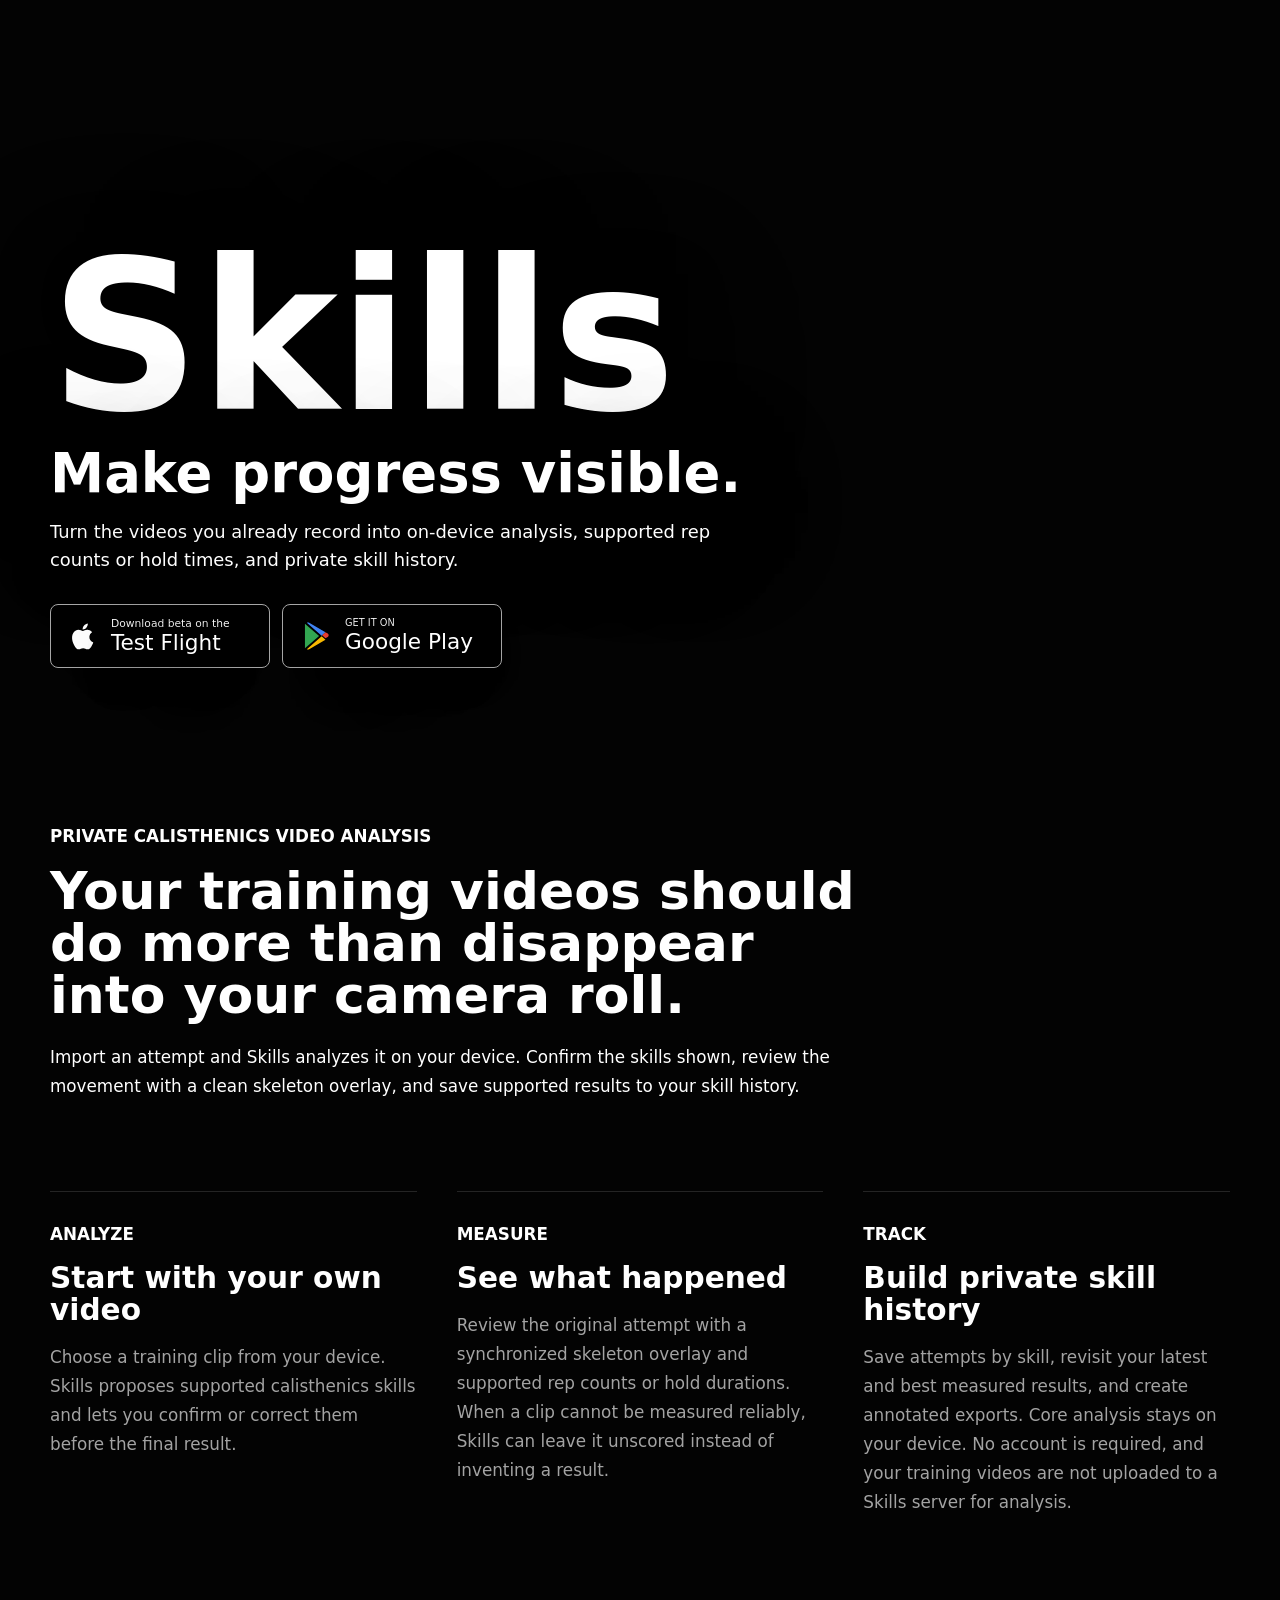
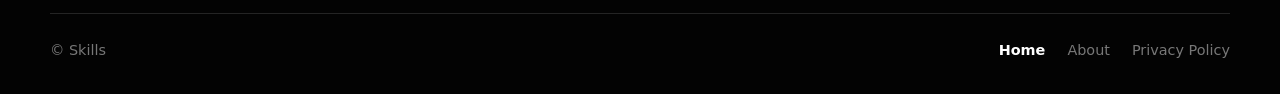
<file: index.html>
<!DOCTYPE html>
<html lang="en">
  <head>
    <meta charset="utf-8" />
    <meta name="viewport" content="width=device-width, initial-scale=1" />
    <title>Skills - Calisthenics Video Analysis &amp; Progress</title>
    <meta
      name="description"
      content="Turn calisthenics videos into on-device analysis, supported rep counts or hold times, and private skill history with Skills."
    />
    <meta name="theme-color" content="#050505" />
    <meta property="og:title" content="Skills - Make Calisthenics Progress Visible" />
    <meta
      property="og:description"
      content="Analyze your own calisthenics videos on-device, confirm supported skills, measure reps or holds, and build private skill history."
    />
    <meta property="og:type" content="website" />
    <link rel="icon" href="assets/favicon.svg" type="image/svg+xml" />
    <link rel="stylesheet" href="styles.css?v=20260716-1" />
  </head>
  <body>
    <div class="background-curtain" aria-hidden="true"></div>
    <main>
      <section class="hero" aria-label="Skills landing page hero">
        <div class="site-container hero__content">
          <h1>Skills</h1>
          <p class="hero__tagline">Make progress visible.</p>
          <p class="hero__body">
            Turn the videos you already record into on-device analysis,
            supported rep counts or hold times, and private skill history.
          </p>
          <div class="store-buttons" id="download" aria-label="Download Skills">
            <a
              class="store-button store-button--apple"
              href="https://testflight.apple.com/join/hFbwVdy5"
              aria-label="Download Skills on the App Store"
            >
              <svg viewBox="0 0 24 24" aria-hidden="true">
                <path
                  d="M16.8 12.8c0-2.4 2-3.6 2.1-3.6-1.1-1.6-2.8-1.8-3.4-1.9-1.5-.2-2.8.9-3.6.9-.8 0-2-.8-3.2-.8-1.7 0-3.2 1-4.1 2.5-1.7 3-.4 7.3 1.2 9.7.8 1.2 1.8 2.5 3.1 2.4 1.2 0 1.7-.8 3.2-.8s1.9.8 3.3.8c1.4 0 2.2-1.2 3-2.4.9-1.3 1.3-2.6 1.3-2.7 0-.1-2.9-1.1-2.9-4.1ZM14.5 5.8c.7-.9 1.2-2 1.1-3.2-1 .1-2.1.7-2.8 1.5-.6.7-1.2 1.9-1.1 3 1.1.1 2.1-.5 2.8-1.3Z"
                />
              </svg>
              <span class="store-button__label">
                <small>Download beta on the</small>
                <span>Test Flight</span>
              </span>
            </a>

            <a
              class="store-button store-button--google"
              href="https://play.google.com/store/apps/details?id=com.getskillsapp.skills"
              aria-label="Get Skills on Google Play"
            >
              <svg viewBox="0 0 24 24" aria-hidden="true">
                <path
                  class="play-mark__left"
                  d="M4.2 3.3v17.4l10-8.7-10-8.7Z"
                />
                <path
                  class="play-mark__top"
                  d="M5.5 2.7 16 11.8l2.7-2.4L7.2 2.7c-.5-.3-1.1-.3-1.7 0Z"
                />
                <path
                  class="play-mark__bottom"
                  d="m16 12.2-10.5 9.1c.6.3 1.2.3 1.7 0l11.5-6.7-2.7-2.4Z"
                />
                <path
                  class="play-mark__tip"
                  d="m18.7 9.4-2.4 2.1 2.4 2.1 1.6-.9c.9-.5.9-1.8 0-2.4l-1.6-.9Z"
                />
              </svg>
              <span class="store-button__label">
                <small>GET IT ON</small>
                <span>Google Play</span>
              </span>
            </a>
          </div>
        </div>
      </section>

      <section class="site-container intro" aria-labelledby="intro-title">
        <div class="intro__copy">
          <p class="eyebrow">Private calisthenics video analysis</p>
          <h2 id="intro-title">
            Your training videos should do more than disappear into your camera
            roll.
          </h2>
          <p>
            Import an attempt and Skills analyzes it on your device. Confirm the
            skills shown, review the movement with a clean skeleton overlay, and
            save supported results to your skill history.
          </p>
        </div>
      </section>

      <section
        class="site-container detail-columns"
        aria-label="Product details"
      >
        <article>
          <p class="eyebrow">Analyze</p>
          <h3>Start with your own video</h3>
          <p>
            Choose a training clip from your device. Skills proposes supported
            calisthenics skills and lets you confirm or correct them before the
            final result.
          </p>
        </article>
        <article>
          <p class="eyebrow">Measure</p>
          <h3>See what happened</h3>
          <p>
            Review the original attempt with a synchronized skeleton overlay and
            supported rep counts or hold durations. When a clip cannot be measured
            reliably, Skills can leave it unscored instead of inventing a result.
          </p>
        </article>
        <article>
          <p class="eyebrow">Track</p>
          <h3>Build private skill history</h3>
          <p>
            Save attempts by skill, revisit your latest and best measured results,
            and create annotated exports. Core analysis stays on your device. No
            account is required, and your training videos are not uploaded to a
            Skills server for analysis.
          </p>
        </article>
      </section>
    </main>

    <footer class="site-container footer">
      <p>&copy; Skills</p>
      <nav class="footer__nav" aria-label="Footer">
        <a class="footer__link--current" href="index.html" aria-current="page"
          >Home</a
        >
        <a href="about.html">About</a>
        <a href="privacy-policy.html">Privacy Policy</a>
      </nav>
    </footer>
  </body>
</html>
</file>
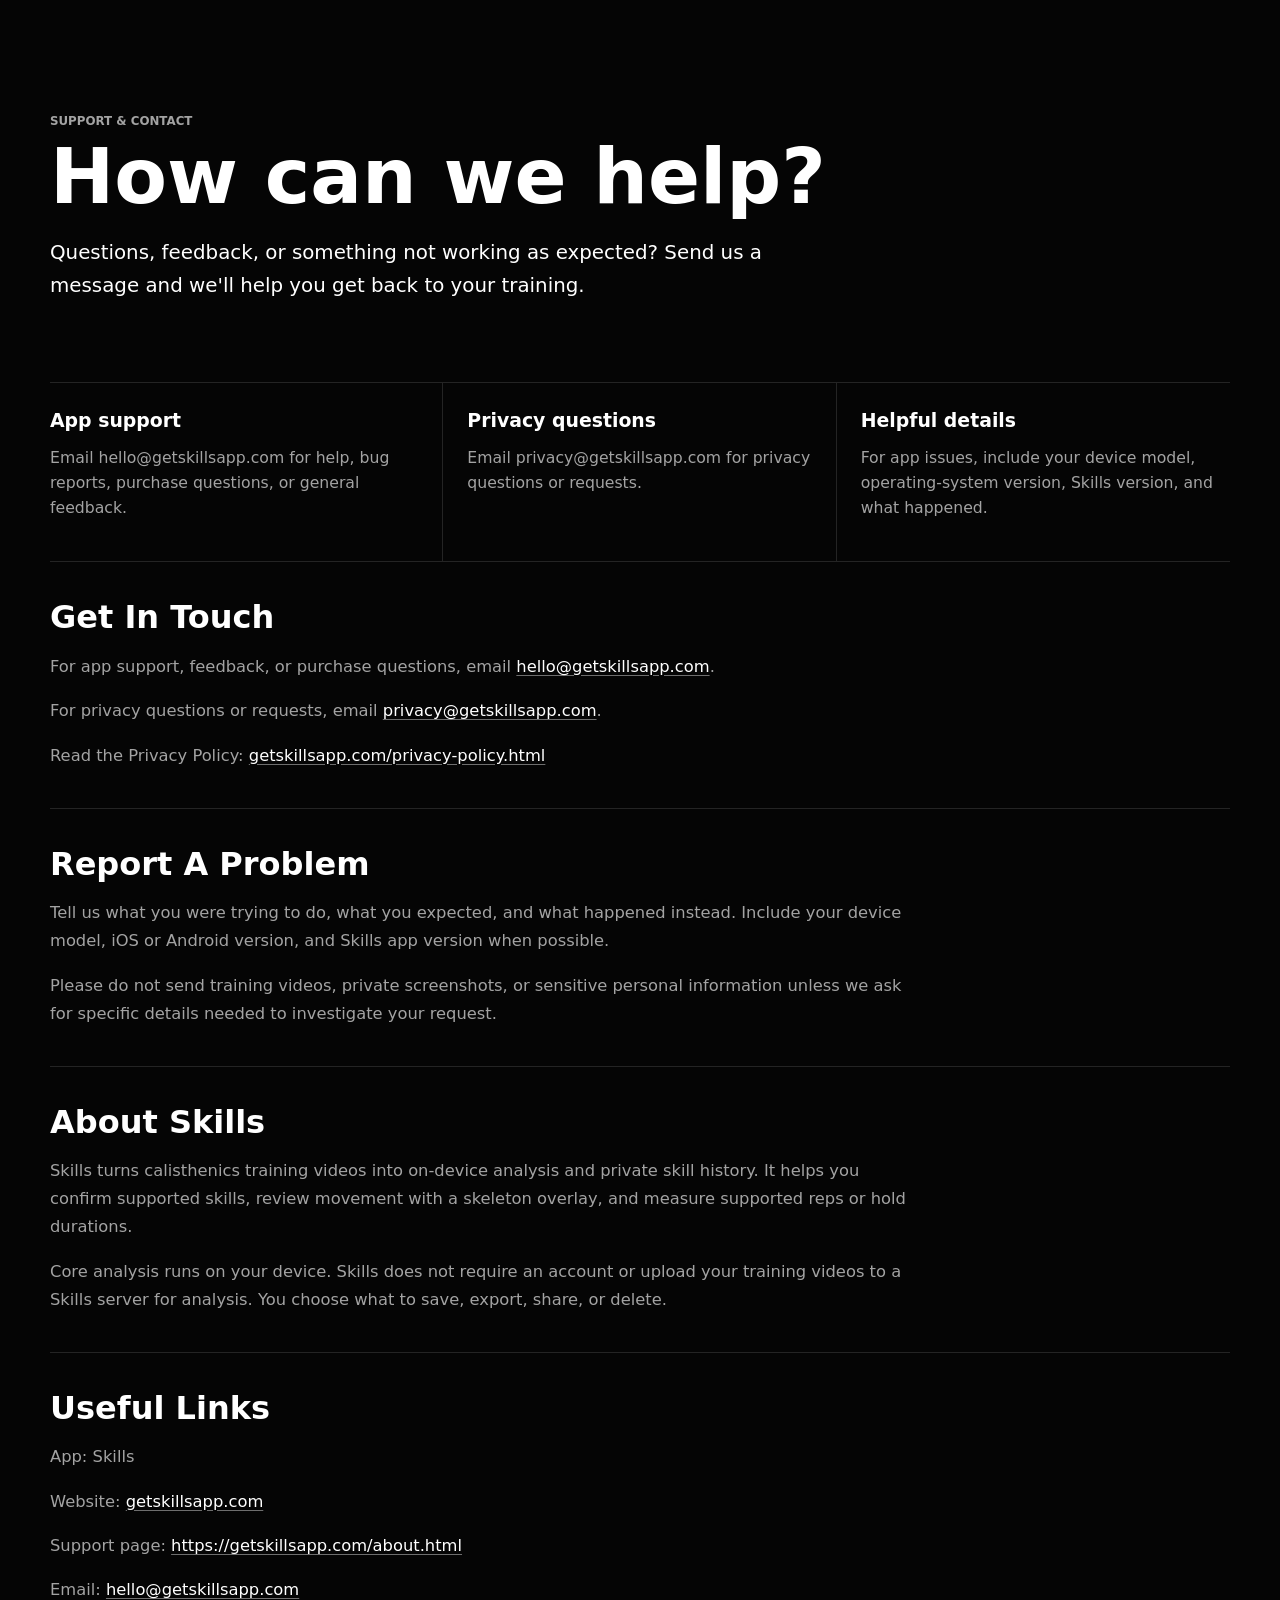
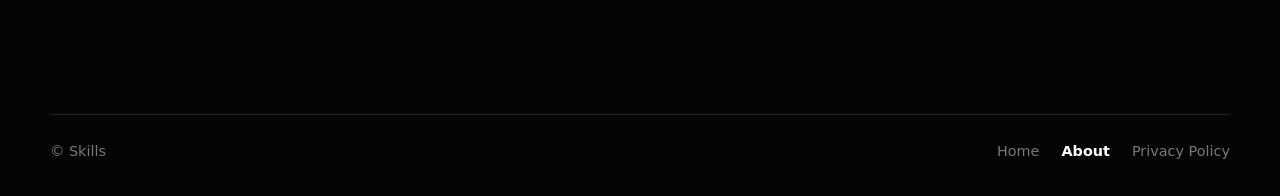
<file: about.html>
<!DOCTYPE html>
<html lang="en">
  <head>
    <meta charset="utf-8" />
    <meta name="viewport" content="width=device-width, initial-scale=1" />
    <title>Support &amp; Contact - Skills</title>
    <meta
      name="description"
      content="Get help with Skills, report an issue, ask a privacy question, or learn more about the private on-device calisthenics app."
    />
    <meta name="theme-color" content="#050505" />
    <meta property="og:title" content="Support &amp; Contact - Skills" />
    <meta
      property="og:description"
      content="Contact Skills for app support, feedback, purchase help, or privacy questions."
    />
    <meta property="og:type" content="website" />
    <link rel="icon" href="assets/favicon.svg" type="image/svg+xml" />
    <link rel="stylesheet" href="styles.css?v=20260706-4" />
  </head>
  <body class="inner-page">
    <main class="site-container page-main">
      <section class="page-hero" aria-labelledby="about-title">
        <p class="eyebrow">Support &amp; Contact</p>
        <h1 id="about-title">How can we help?</h1>
        <p class="page-lede">
          Questions, feedback, or something not working as expected? Send us a
          message and we'll help you get back to your training.
        </p>
      </section>

      <section class="page-summary" aria-label="Contact summary">
        <div>
          <strong>App support</strong>
          <span>
            Email hello@getskillsapp.com for help, bug reports, purchase
            questions, or general feedback.
          </span>
        </div>
        <div>
          <strong>Privacy questions</strong>
          <span>
            Email privacy@getskillsapp.com for privacy questions or requests.
          </span>
        </div>
        <div>
          <strong>Helpful details</strong>
          <span>
            For app issues, include your device model, operating-system version,
            Skills version, and what happened.
          </span>
        </div>
      </section>

      <section class="page-content" aria-label="Support details">
        <article>
          <h2>Get In Touch</h2>
          <p>
            For app support, feedback, or purchase questions, email
            <a href="mailto:hello@getskillsapp.com">hello@getskillsapp.com</a>.
          </p>
          <p>
            For privacy questions or requests, email
            <a href="mailto:privacy@getskillsapp.com"
              >privacy@getskillsapp.com</a
            >.
          </p>
          <p>
            Read the Privacy Policy:
            <a href="privacy-policy.html"
              >getskillsapp.com/privacy-policy.html</a
            >
          </p>
        </article>

        <article>
          <h2>Report A Problem</h2>
          <p>
            Tell us what you were trying to do, what you expected, and what
            happened instead. Include your device model, iOS or Android version,
            and Skills app version when possible.
          </p>
          <p>
            Please do not send training videos, private screenshots, or
            sensitive personal information unless we ask for specific details
            needed to investigate your request.
          </p>
        </article>

        <article>
          <h2>About Skills</h2>
          <p>
            Skills turns calisthenics training videos into on-device analysis and
            private skill history. It helps you confirm supported skills, review
            movement with a skeleton overlay, and measure supported reps or hold
            durations.
          </p>
          <p>
            Core analysis runs on your device. Skills does not require an account
            or upload your training videos to a Skills server for analysis. You
            choose what to save, export, share, or delete.
          </p>
        </article>

        <article>
          <h2>Useful Links</h2>
          <p>App: Skills</p>
          <p>
            Website: <a href="https://getskillsapp.com">getskillsapp.com</a>
          </p>
          <p>
            Support page:
            <a href="https://getskillsapp.com/about.html"
              >https://getskillsapp.com/about.html</a
            >
          </p>
          <p>
            Email:
            <a href="mailto:hello@getskillsapp.com">hello@getskillsapp.com</a>
          </p>
        </article>
      </section>
    </main>

    <footer class="site-container footer">
      <p>&copy; Skills</p>
      <nav class="footer__nav" aria-label="Footer">
        <a href="index.html">Home</a>
        <a class="footer__link--current" href="about.html" aria-current="page"
          >About</a
        >
        <a href="privacy-policy.html">Privacy Policy</a>
      </nav>
    </footer>
  </body>
</html>
</file>
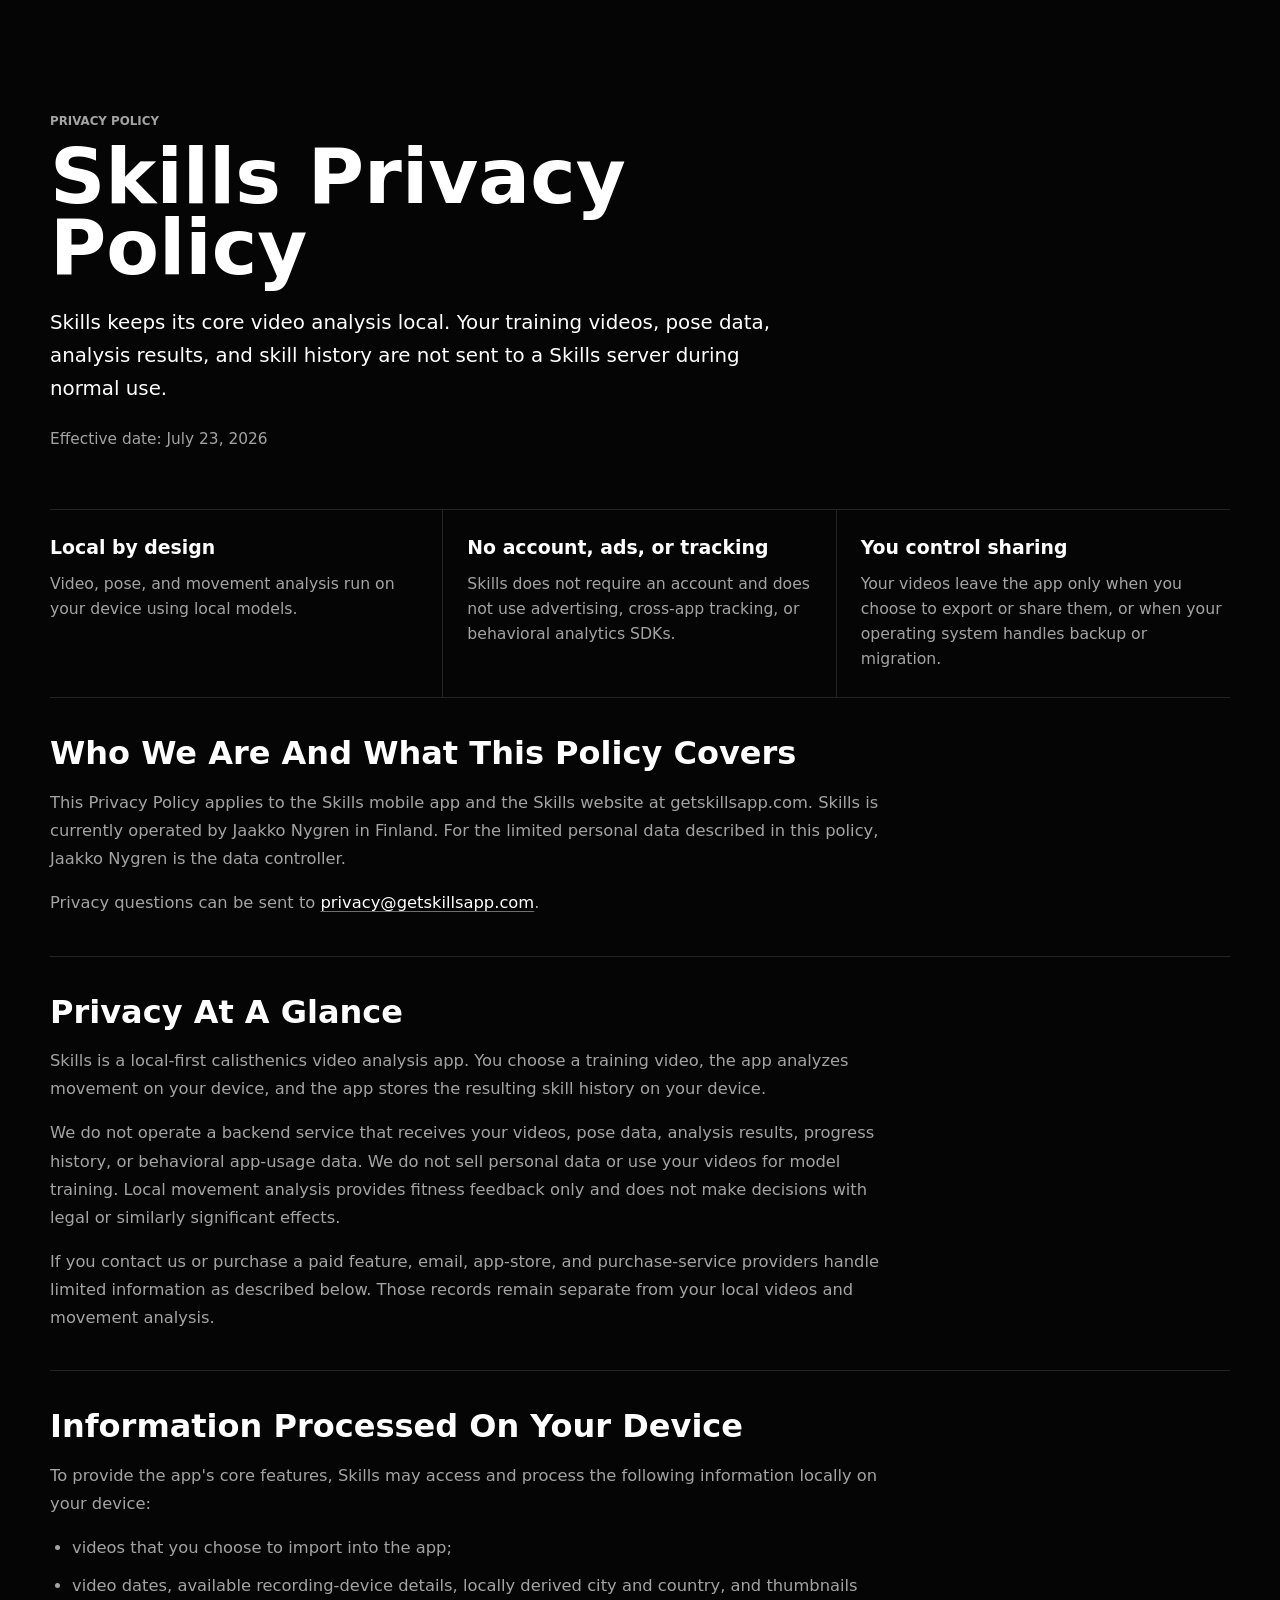
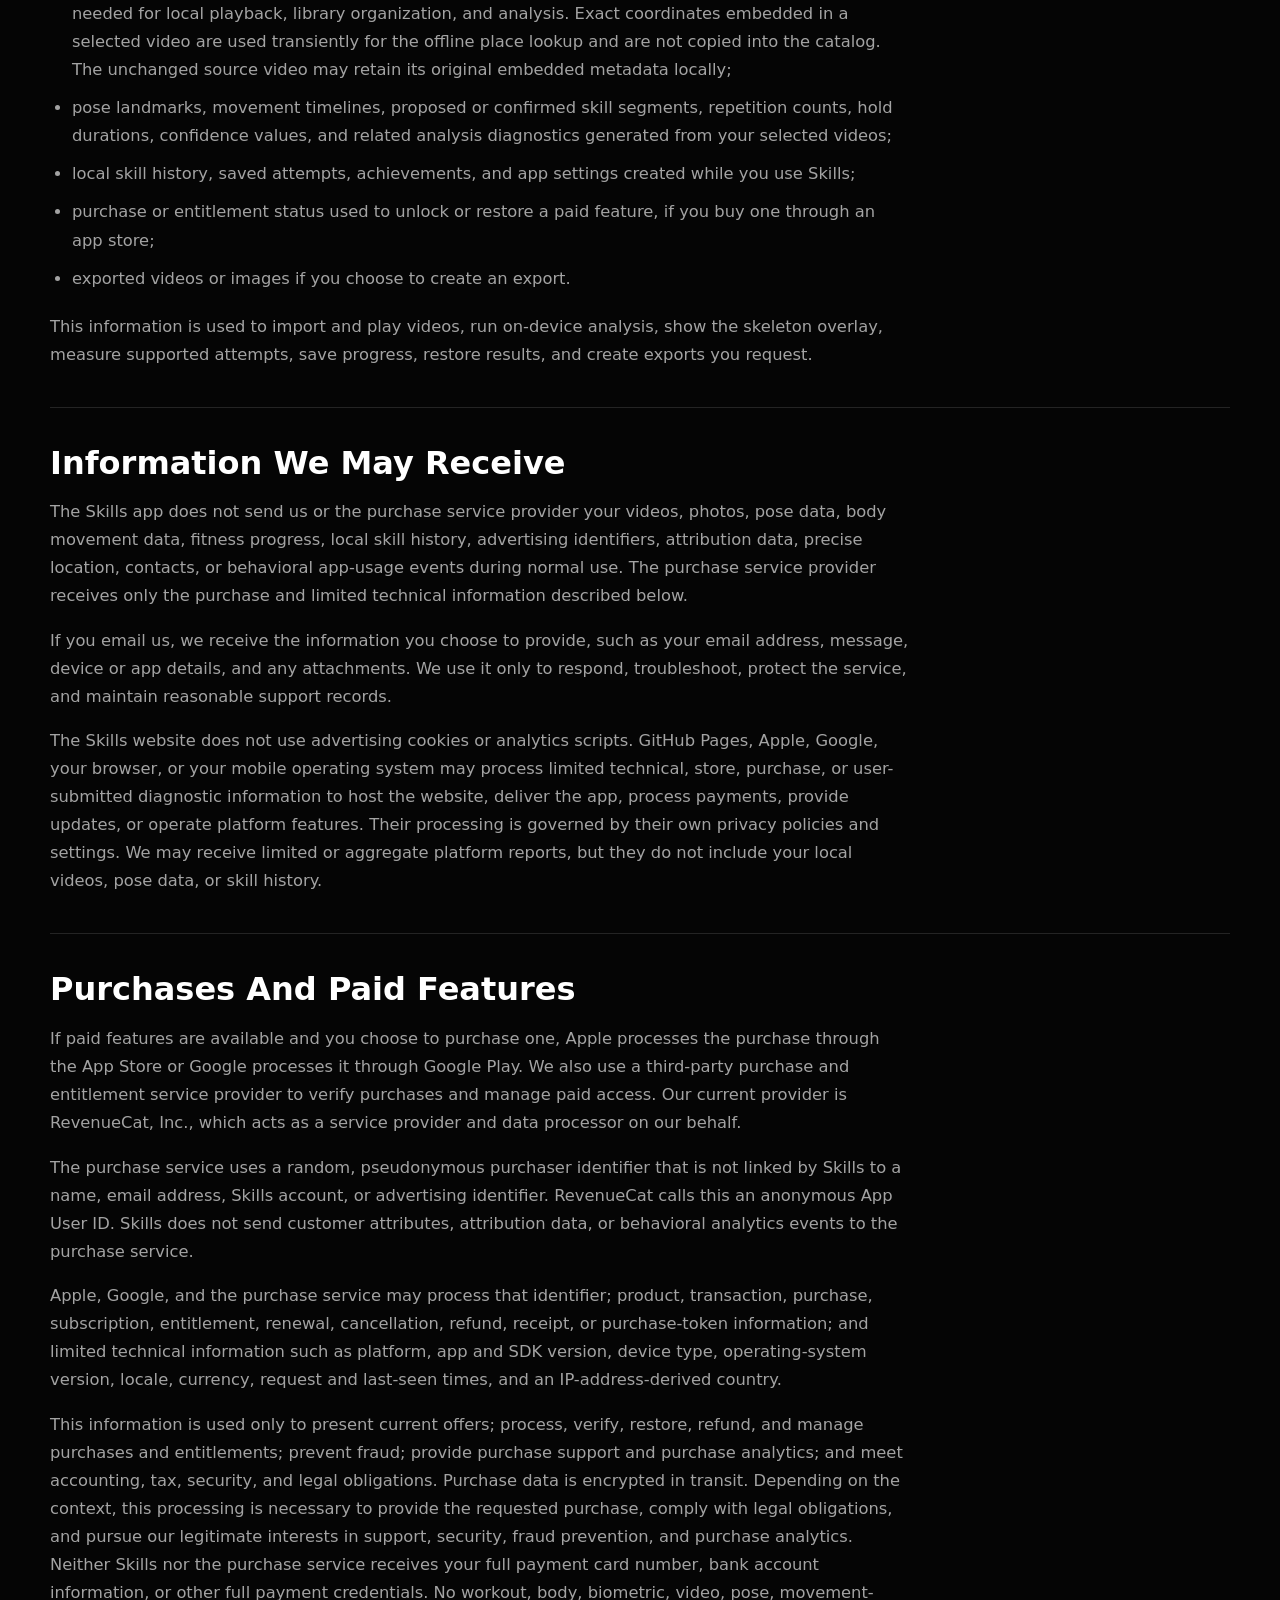
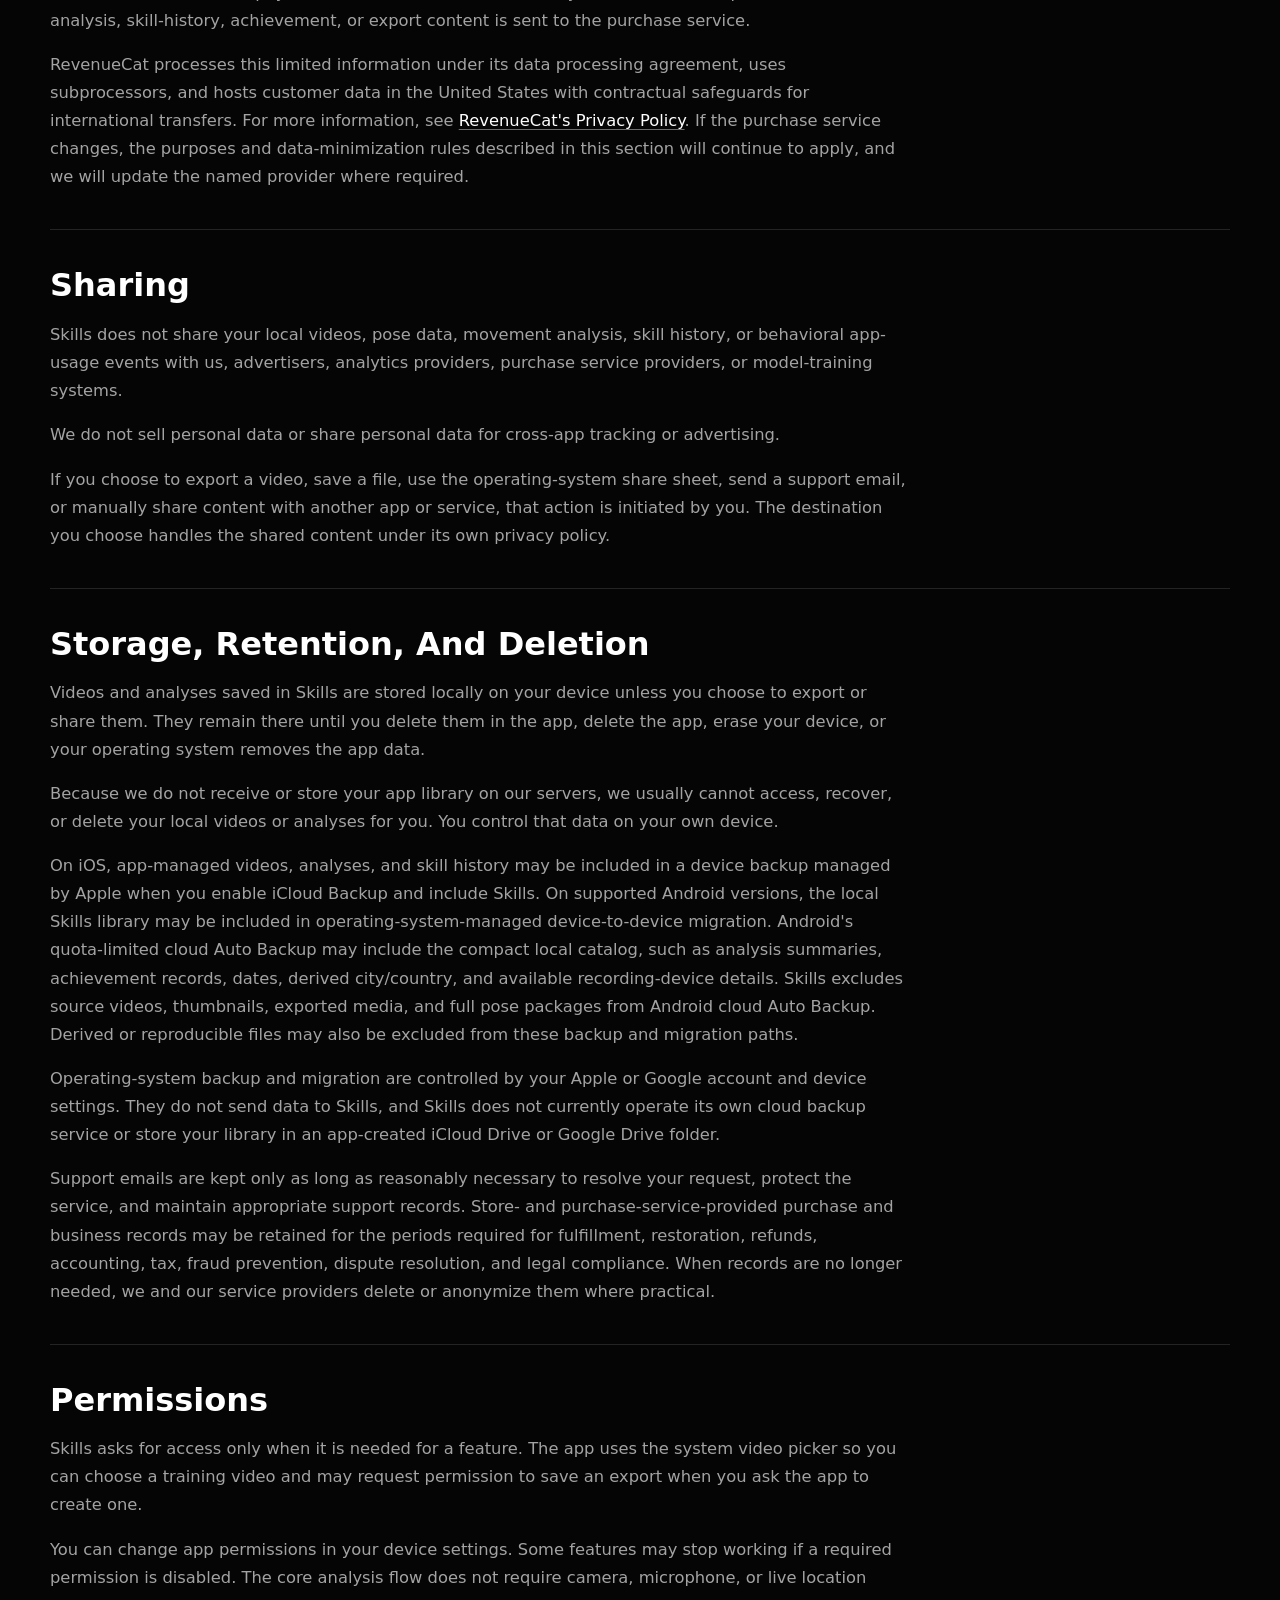
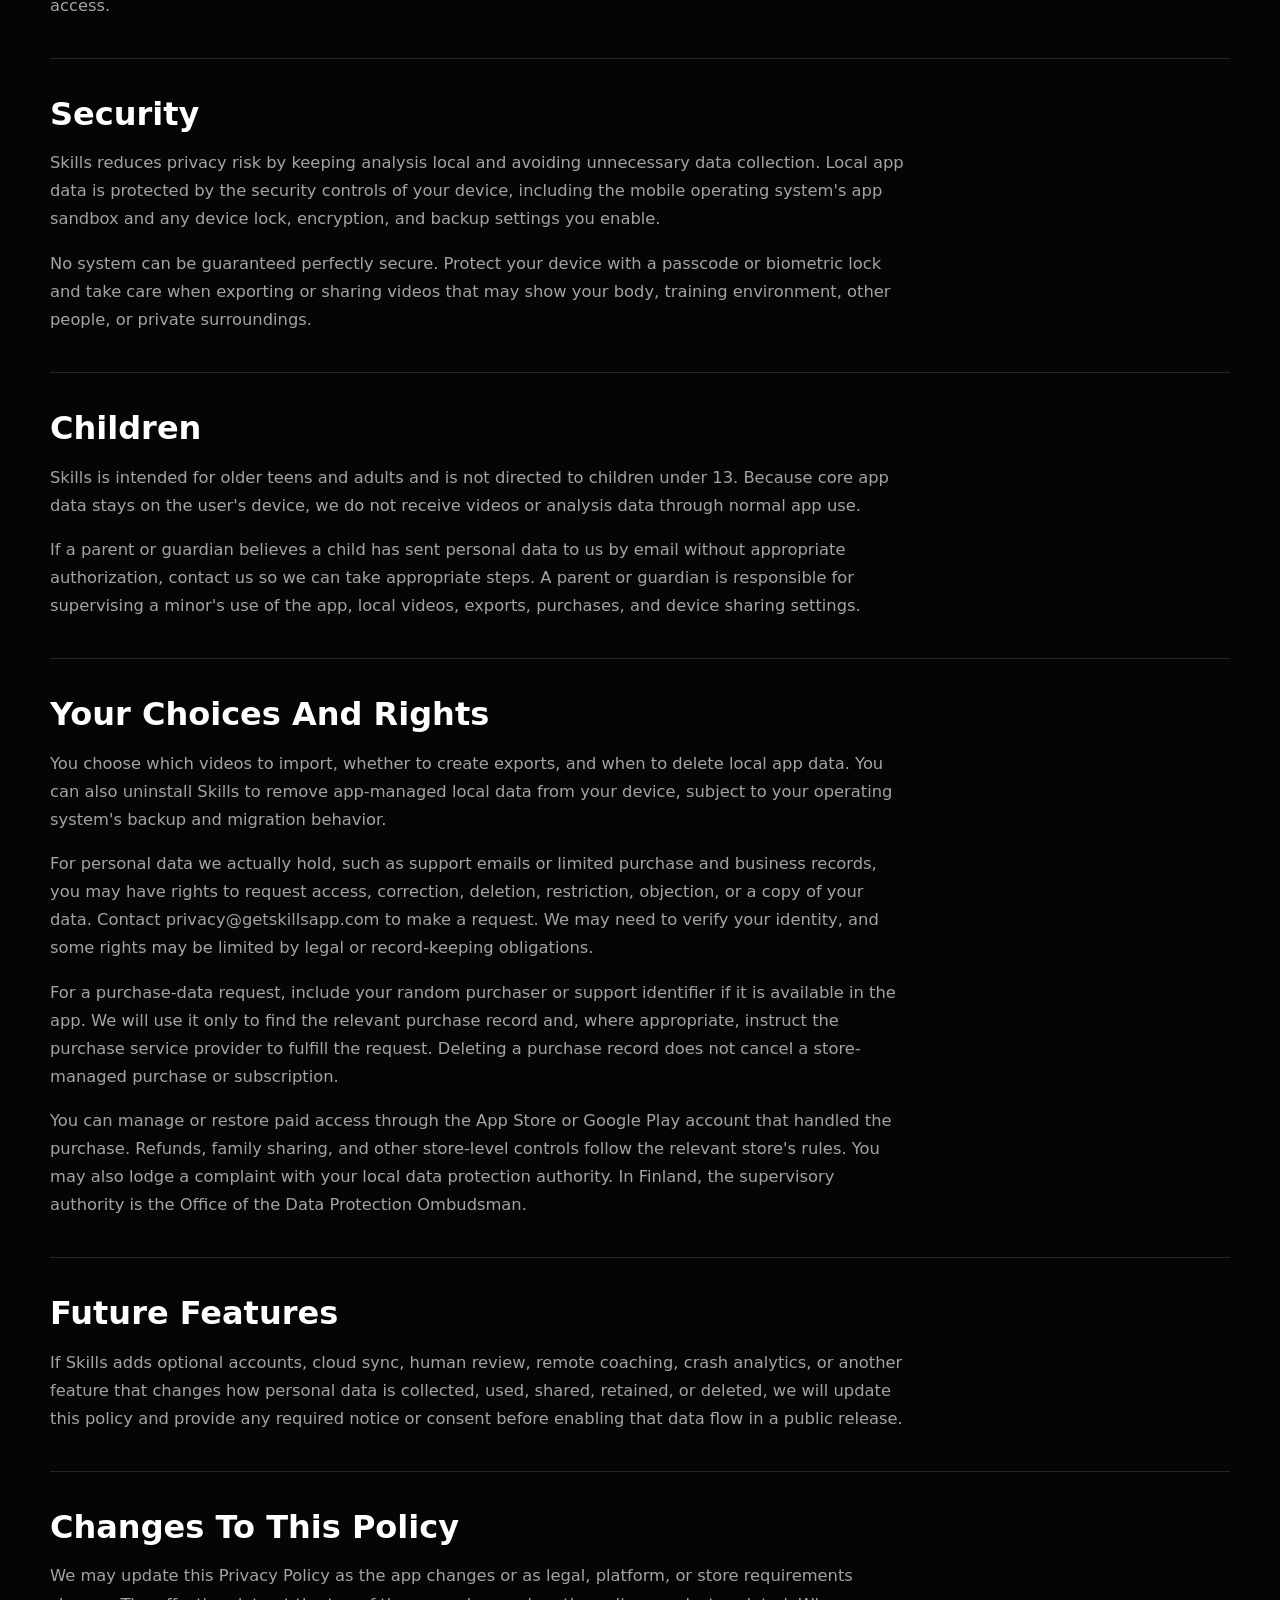
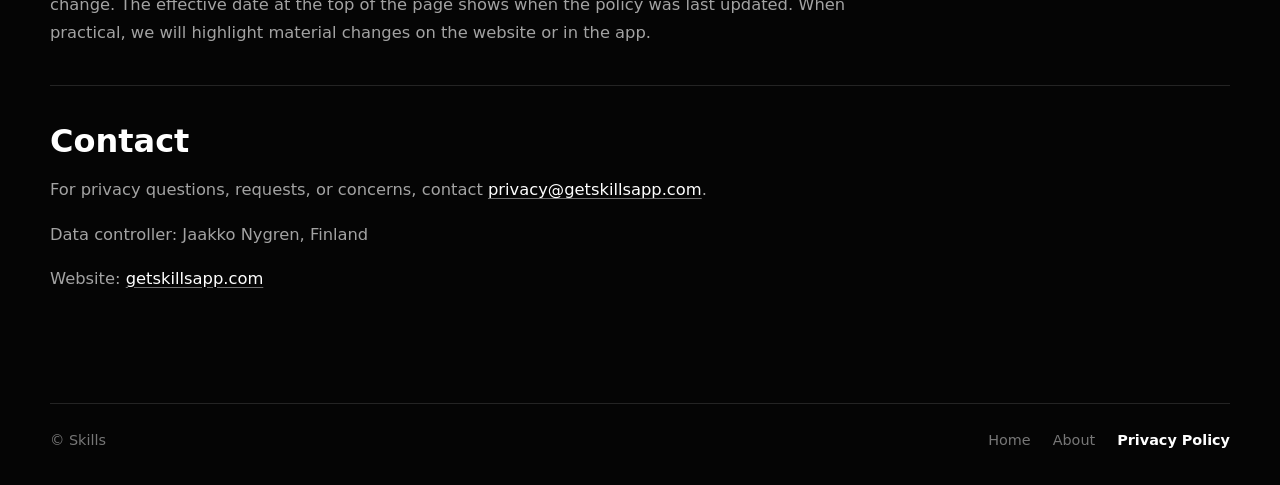
<file: privacy-policy.html>
<!DOCTYPE html>
<html lang="en">
  <head>
    <meta charset="utf-8" />
    <meta name="viewport" content="width=device-width, initial-scale=1" />
    <title>Privacy Policy - Skills</title>
    <meta
      name="description"
      content="Learn how Skills keeps calisthenics video analysis local, what limited information the app operator may receive, and how to exercise your privacy rights."
    />
    <meta name="theme-color" content="#050505" />
    <meta property="og:title" content="Privacy Policy - Skills" />
    <meta
      property="og:description"
      content="Skills processes training videos and movement analysis on your device. Learn what stays local, what limited data may be received, and your choices."
    />
    <meta property="og:type" content="website" />
    <link rel="icon" href="assets/favicon.svg" type="image/svg+xml" />
    <link rel="stylesheet" href="styles.css?v=20260706-4" />
  </head>
  <body class="inner-page">
    <main class="site-container page-main">
      <section class="page-hero" aria-labelledby="policy-title">
        <p class="eyebrow">Privacy Policy</p>
        <h1 id="policy-title">Skills Privacy Policy</h1>
        <p class="page-lede">
          Skills keeps its core video analysis local. Your training videos, pose
          data, analysis results, and skill history are not sent to a Skills
          server during normal use.
        </p>
        <p class="page-date">Effective date: July 23, 2026</p>
      </section>

      <section class="page-summary" aria-label="Privacy summary">
        <div>
          <strong>Local by design</strong>
          <span>
            Video, pose, and movement analysis run on your device using local
            models.
          </span>
        </div>
        <div>
          <strong>No account, ads, or tracking</strong>
          <span>
            Skills does not require an account and does not use advertising,
            cross-app tracking, or behavioral analytics SDKs.
          </span>
        </div>
        <div>
          <strong>You control sharing</strong>
          <span>
            Your videos leave the app only when you choose to export or share
            them, or when your operating system handles backup or migration.
          </span>
        </div>
      </section>

      <section class="page-content" aria-label="Privacy policy details">
        <article>
          <h2>Who We Are And What This Policy Covers</h2>
          <p>
            This Privacy Policy applies to the Skills mobile app and the Skills
            website at getskillsapp.com. Skills is currently operated by Jaakko
            Nygren in Finland. For the limited personal data described in this
            policy, Jaakko Nygren is the data controller.
          </p>
          <p>
            Privacy questions can be sent to
            <a href="mailto:privacy@getskillsapp.com"
              >privacy@getskillsapp.com</a
            >.
          </p>
        </article>

        <article>
          <h2>Privacy At A Glance</h2>
          <p>
            Skills is a local-first calisthenics video analysis app. You choose a
            training video, the app analyzes movement on your device, and the app
            stores the resulting skill history on your device.
          </p>
          <p>
            We do not operate a backend service that receives your videos, pose
            data, analysis results, progress history, or behavioral app-usage
            data. We do not sell personal data or use your videos for model
            training. Local movement analysis provides fitness feedback only and
            does not make decisions with legal or similarly significant effects.
          </p>
          <p>
            If you contact us or purchase a paid feature, email, app-store, and
            purchase-service providers handle limited information as described
            below. Those records remain separate from your local videos and
            movement analysis.
          </p>
        </article>

        <article>
          <h2>Information Processed On Your Device</h2>
          <p>
            To provide the app's core features, Skills may access and process the
            following information locally on your device:
          </p>
          <ul>
            <li>videos that you choose to import into the app;</li>
            <li>
              video dates, available recording-device details, locally derived
              city and country, and thumbnails needed for local playback,
              library organization, and analysis. Exact coordinates embedded
              in a selected video are used transiently for the offline place
              lookup and are not copied into the catalog. The unchanged source
              video may retain its original embedded metadata locally;
            </li>
            <li>
              pose landmarks, movement timelines, proposed or confirmed skill
              segments, repetition counts, hold durations, confidence values, and
              related analysis diagnostics generated from your selected videos;
            </li>
            <li>
              local skill history, saved attempts, achievements, and app settings
              created while you use Skills;
            </li>
            <li>
              purchase or entitlement status used to unlock or restore a paid
              feature, if you buy one through an app store;
            </li>
            <li>
              exported videos or images if you choose to create an export.
            </li>
          </ul>
          <p>
            This information is used to import and play videos, run on-device
            analysis, show the skeleton overlay, measure supported attempts, save
            progress, restore results, and create exports you request.
          </p>
        </article>

        <article>
          <h2>Information We May Receive</h2>
          <p>
            The Skills app does not send us or the purchase service provider your
            videos, photos, pose data, body movement data, fitness progress, local
            skill history, advertising identifiers, attribution data, precise
            location, contacts, or behavioral app-usage events during normal use.
            The purchase service provider receives only the purchase and limited
            technical information described below.
          </p>
          <p>
            If you email us, we receive the information you choose to provide,
            such as your email address, message, device or app details, and any
            attachments. We use it only to respond, troubleshoot, protect the
            service, and maintain reasonable support records.
          </p>
          <p>
            The Skills website does not use advertising cookies or analytics
            scripts. GitHub Pages, Apple, Google, your browser, or your mobile
            operating system may process limited technical, store, purchase, or
            user-submitted diagnostic information to host the website, deliver
            the app, process payments, provide updates, or operate platform
            features. Their processing is governed by their own privacy policies
            and settings. We may receive limited or aggregate platform reports,
            but they do not include your local videos, pose data, or skill
            history.
          </p>
        </article>

        <article>
          <h2>Purchases And Paid Features</h2>
          <p>
            If paid features are available and you choose to purchase one, Apple
            processes the purchase through the App Store or Google processes it
            through Google Play. We also use a third-party purchase and
            entitlement service provider to verify purchases and manage paid
            access. Our current provider is RevenueCat, Inc., which acts as a
            service provider and data processor on our behalf.
          </p>
          <p>
            The purchase service uses a random, pseudonymous purchaser identifier
            that is not linked by Skills to a name, email address, Skills account,
            or advertising identifier. RevenueCat calls this an anonymous App
            User ID. Skills does not send customer attributes, attribution data,
            or behavioral analytics events to the purchase service.
          </p>
          <p>
            Apple, Google, and the purchase service may process that identifier;
            product, transaction, purchase, subscription, entitlement, renewal,
            cancellation, refund, receipt, or purchase-token information; and
            limited technical information such as platform, app and SDK version,
            device type, operating-system version, locale, currency, request and
            last-seen times, and an IP-address-derived country.
          </p>
          <p>
            This information is used only to present current offers; process,
            verify, restore, refund, and manage purchases and entitlements;
            prevent fraud; provide purchase support and purchase analytics; and
            meet accounting, tax, security, and legal obligations. Purchase data
            is encrypted in transit. Depending on the context, this processing is
            necessary to provide the requested purchase, comply with legal
            obligations, and pursue our legitimate interests in support,
            security, fraud prevention, and purchase analytics. Neither Skills nor
            the purchase service receives your full payment card number, bank
            account information, or other full payment credentials. No workout,
            body, biometric, video, pose, movement-analysis, skill-history,
            achievement, or export content is sent to the purchase service.
          </p>
          <p>
            RevenueCat processes this limited information under its data
            processing agreement, uses subprocessors, and hosts customer data in
            the United States with contractual safeguards for international
            transfers. For more information, see
            <a href="https://www.revenuecat.com/privacy"
              >RevenueCat's Privacy Policy</a
            >. If the purchase service changes, the purposes and data-minimization
            rules described in this section will continue to apply, and we will
            update the named provider where required.
          </p>
        </article>

        <article>
          <h2>Sharing</h2>
          <p>
            Skills does not share your local videos, pose data, movement analysis,
            skill history, or behavioral app-usage events with us, advertisers,
            analytics providers, purchase service providers, or model-training
            systems.
          </p>
          <p>
            We do not sell personal data or share personal data for cross-app
            tracking or advertising.
          </p>
          <p>
            If you choose to export a video, save a file, use the operating-system
            share sheet, send a support email, or manually share content with
            another app or service, that action is initiated by you. The
            destination you choose handles the shared content under its own
            privacy policy.
          </p>
        </article>

        <article>
          <h2>Storage, Retention, And Deletion</h2>
          <p>
            Videos and analyses saved in Skills are stored locally on your device
            unless you choose to export or share them. They remain there until you
            delete them in the app, delete the app, erase your device, or your
            operating system removes the app data.
          </p>
          <p>
            Because we do not receive or store your app library on our servers, we
            usually cannot access, recover, or delete your local videos or
            analyses for you. You control that data on your own device.
          </p>
          <p>
            On iOS, app-managed videos, analyses, and skill history may be included
            in a device backup managed by Apple when you enable iCloud Backup and
            include Skills. On supported Android versions, the local Skills
            library may be included in operating-system-managed device-to-device
            migration. Android's quota-limited cloud Auto Backup may include the
            compact local catalog, such as analysis summaries, achievement
            records, dates, derived city/country, and available recording-device
            details. Skills excludes source videos,
            thumbnails, exported media, and full pose packages from Android cloud
            Auto Backup. Derived or reproducible files may also be excluded from
            these backup and migration paths.
          </p>
          <p>
            Operating-system backup and migration are controlled by your Apple or
            Google account and device settings. They do not send data to Skills,
            and Skills does not currently operate its own cloud backup service or
            store your library in an app-created iCloud Drive or Google Drive
            folder.
          </p>
          <p>
            Support emails are kept only as long as reasonably necessary to
            resolve your request, protect the service, and maintain appropriate
            support records. Store- and purchase-service-provided purchase and
            business records may be retained for the periods required for
            fulfillment, restoration, refunds, accounting, tax, fraud prevention,
            dispute resolution, and legal compliance. When records are no longer
            needed, we and our service providers delete or anonymize them where
            practical.
          </p>
        </article>

        <article>
          <h2>Permissions</h2>
          <p>
            Skills asks for access only when it is needed for a feature. The app
            uses the system video picker so you can choose a training video and
            may request permission to save an export when you ask the app to
            create one.
          </p>
          <p>
            You can change app permissions in your device settings. Some features
            may stop working if a required permission is disabled. The core
            analysis flow does not require camera, microphone, or live location
            access.
          </p>
        </article>

        <article>
          <h2>Security</h2>
          <p>
            Skills reduces privacy risk by keeping analysis local and avoiding
            unnecessary data collection. Local app data is protected by the
            security controls of your device, including the mobile operating
            system's app sandbox and any device lock, encryption, and backup
            settings you enable.
          </p>
          <p>
            No system can be guaranteed perfectly secure. Protect your device with
            a passcode or biometric lock and take care when exporting or sharing
            videos that may show your body, training environment, other people, or
            private surroundings.
          </p>
        </article>

        <article>
          <h2>Children</h2>
          <p>
            Skills is intended for older teens and adults and is not directed to
            children under 13. Because core app data stays on the user's device,
            we do not receive videos or analysis data through normal app use.
          </p>
          <p>
            If a parent or guardian believes a child has sent personal data to us
            by email without appropriate authorization, contact us so we can take
            appropriate steps. A parent or guardian is responsible for supervising
            a minor's use of the app, local videos, exports, purchases, and device
            sharing settings.
          </p>
        </article>

        <article>
          <h2>Your Choices And Rights</h2>
          <p>
            You choose which videos to import, whether to create exports, and when
            to delete local app data. You can also uninstall Skills to remove
            app-managed local data from your device, subject to your operating
            system's backup and migration behavior.
          </p>
          <p>
            For personal data we actually hold, such as support emails or limited
            purchase and business records, you may have rights to request access,
            correction, deletion, restriction, objection, or a copy of your data.
            Contact privacy@getskillsapp.com to make a request. We may need to
            verify your identity, and some rights may be limited by legal or
            record-keeping obligations.
          </p>
          <p>
            For a purchase-data request, include your random purchaser or support
            identifier if it is available in the app. We will use it only to find
            the relevant purchase record and, where appropriate, instruct the
            purchase service provider to fulfill the request. Deleting a purchase
            record does not cancel a store-managed purchase or subscription.
          </p>
          <p>
            You can manage or restore paid access through the App Store or Google
            Play account that handled the purchase. Refunds, family sharing, and
            other store-level controls follow the relevant store's rules. You may
            also lodge a complaint with your local data protection authority. In
            Finland, the supervisory authority is the Office of the Data
            Protection Ombudsman.
          </p>
        </article>

        <article>
          <h2>Future Features</h2>
          <p>
            If Skills adds optional accounts, cloud sync, human review, remote
            coaching, crash analytics, or another feature that changes how
            personal data is collected, used, shared, retained, or deleted, we
            will update this policy and provide any required notice or consent
            before enabling that data flow in a public release.
          </p>
        </article>

        <article>
          <h2>Changes To This Policy</h2>
          <p>
            We may update this Privacy Policy as the app changes or as legal,
            platform, or store requirements change. The effective date at the top
            of the page shows when the policy was last updated. When practical, we
            will highlight material changes on the website or in the app.
          </p>
        </article>

        <article>
          <h2>Contact</h2>
          <p>
            For privacy questions, requests, or concerns, contact
            <a href="mailto:privacy@getskillsapp.com"
              >privacy@getskillsapp.com</a
            >.
          </p>
          <p>Data controller: Jaakko Nygren, Finland</p>
          <p>
            Website: <a href="https://getskillsapp.com">getskillsapp.com</a>
          </p>
        </article>
      </section>
    </main>

    <footer class="site-container footer">
      <p>&copy; Skills</p>
      <nav class="footer__nav" aria-label="Footer">
        <a href="index.html">Home</a>
        <a href="about.html">About</a>
        <a
          class="footer__link--current"
          href="privacy-policy.html"
          aria-current="page"
          >Privacy Policy</a
        >
      </nav>
    </footer>
  </body>
</html>
</file>
<file: styles.css>
:root {
  color-scheme: dark;
  --app-black: #050505;
  --surface: #151515;
  --surface-elevated: #1c1c1e;
  --white: #ffffff;
  --secondary: #a3a3a3;
  --muted: #777777;
  --divider: #242424;
  --mint: #b7f5c8;
  --max-width: 1180px;
  --background-overlay-opacity: 0.48;
}

* {
  box-sizing: border-box;
}

html {
  background: var(--app-black);
}

.site-container {
  width: min(100% - 44px, var(--max-width));
  margin-right: auto;
  margin-left: auto;
}

body {
  position: relative;
  margin: 0;
  background-color: var(--app-black);
  /*
  background-image: url('assets/mockup-ui.png');
  background-position: top center;
  background-repeat: no-repeat;
  background-size: 100% auto;
  */
  color: var(--white);
  font-family: Inter, ui-sans-serif, system-ui, -apple-system,
    BlinkMacSystemFont, 'SF Pro Display', 'SF Pro Text', 'Segoe UI', sans-serif;
  letter-spacing: 0;
  text-rendering: optimizeLegibility;
}

body.inner-page {
  background-image: none;
}

.background-curtain {
  position: absolute;
  inset: 0;
  z-index: 0;
  background: #000000;
  opacity: var(--background-overlay-opacity);
  pointer-events: none;
}

main,
.footer {
  position: relative;
  z-index: 1;
}

img,
svg {
  display: block;
}

.hero {
  min-height: 82svh;
  position: relative;
  display: grid;
  align-items: end;
  overflow: hidden;
  isolation: isolate;
  padding: 56px 0;
}

.hero__content {
  position: relative;
  z-index: 1;
  text-shadow: 0 2px 20px rgba(0, 0, 0, 0.95), 0 10px 64px rgba(0, 0, 0, 0.95),
    0 24px 128px rgba(0, 0, 0, 0.9);
}

.eyebrow {
  margin: 0 0 14px;
  color: var(--secondary);
  font-size: 0.74rem;
  font-weight: 700;
  line-height: 1.2;
  letter-spacing: 0;
  text-transform: uppercase;
}

h1,
h2,
h3,
p {
  margin-top: 0;
}

h1 {
  margin-bottom: 18px;
  color: var(--white);
  font-size: 5.75rem;
  font-weight: 900;
  line-height: 0.86;
  letter-spacing: 0;
}

.hero__tagline {
  max-width: 760px;
  margin-bottom: 16px;
  font-size: 2rem;
  font-weight: 850;
  line-height: 1.05;
}

.hero__body {
  max-width: 680px;
  margin-bottom: 0;
  color: var(--white);
  font-size: 1.12rem;
  line-height: 1.55;
}

.intro {
  padding: 84px 0 74px;
}

.intro__copy {
  max-width: 820px;
}

h2 {
  margin-bottom: 22px;
  font-size: 3.25rem;
  font-weight: 900;
  line-height: 1;
  letter-spacing: 0;
}

.intro p,
.detail-columns p {
  color: var(--white);
  font-size: 1.05rem;
  line-height: 1.72;
}

.feature-list {
  display: grid;
  grid-template-columns: repeat(3, minmax(0, 1fr));
  gap: 0;
  margin-top: 54px;
  border-top: 1px solid var(--divider);
  border-bottom: 1px solid var(--divider);
}

.feature-list div {
  min-height: 116px;
  padding: 24px 28px 24px 0;
  border-right: 1px solid var(--divider);
}

.feature-list div:last-child {
  border-right: 0;
}

.feature-list strong,
.feature-list span {
  display: block;
}

.feature-list strong {
  margin-bottom: 12px;
  color: var(--mint);
  font-size: 1.55rem;
  line-height: 1.1;
}

.feature-list span {
  color: var(--secondary);
  font-size: 0.98rem;
  line-height: 1.5;
}

.store-buttons {
  display: flex;
  flex-wrap: wrap;
  gap: 12px;
  margin-top: 30px;
}

.store-button {
  display: inline-flex;
  align-items: center;
  min-width: 220px;
  min-height: 64px;
  gap: 12px;
  padding: 8px 16px;
  border: 1px solid #a6a6a6;
  border-radius: 8px;
  background: #000000;
  color: var(--white);
  cursor: pointer;
  font-size: 1.35rem;
  font-weight: 500;
  line-height: 1.1;
  text-decoration: none;
}

.store-button:hover {
  border-color: var(--white);
}

.store-button:focus-visible {
  outline: 2px solid var(--white);
  outline-offset: 3px;
}

.store-button svg {
  width: 32px;
  height: 32px;
  flex: 0 0 auto;
  fill: currentColor;
}

.store-button__label,
.store-button__label span {
  display: block;
}

.store-button small {
  display: block;
  margin-bottom: 1px;
  color: var(--white);
  font-size: 0.67rem;
  font-weight: 500;
  line-height: 1.1;
}

.store-button--google svg {
  width: 34px;
  height: 34px;
}

.store-button--google small {
  font-size: 0.61rem;
  text-transform: uppercase;
}

.store-button--google .play-mark__left {
  fill: #34a853;
}

.store-button--google .play-mark__top {
  fill: #4285f4;
}

.store-button--google .play-mark__bottom {
  fill: #fbbc04;
}

.store-button--google .play-mark__tip {
  fill: #ea4335;
}

.detail-columns {
  display: grid;
  grid-template-columns: repeat(3, minmax(0, 1fr));
  gap: 40px;
  padding: 0 0 96px;
}

.detail-columns article {
  padding-top: 28px;
  border-top: 1px solid var(--divider);
}

h3 {
  margin-bottom: 16px;
  font-size: 1.85rem;
  font-weight: 850;
  line-height: 1.08;
  letter-spacing: 0;
}

.detail-columns p:last-child {
  margin-bottom: 0;
  color: var(--secondary);
}

.footer {
  display: flex;
  flex-wrap: wrap;
  justify-content: space-between;
  gap: 12px 28px;
  padding: 26px 0 34px;
  border-top: 1px solid var(--divider);
  color: var(--muted);
}

.footer p {
  margin: 0;
  font-size: 0.9rem;
  line-height: 1.45;
}

.footer__nav {
  display: flex;
  flex-wrap: wrap;
  gap: 12px 22px;
}

.footer a {
  color: inherit;
  text-decoration: none;
  font-size: 0.9rem;
  line-height: 1.45;
}

.footer .footer__link--current {
  color: var(--white);
  font-weight: 800;
  text-decoration: none;
}

.footer a:hover,
.footer a:focus-visible,
.page-content a {
  color: var(--white);
}

.page-main {
  position: relative;
  z-index: 1;
  padding: 72px 0 72px;
}

.page-hero {
  padding: 42px 0 58px;
  border-bottom: 1px solid var(--divider);
}

.page-hero h1 {
  max-width: 820px;
  margin-bottom: 24px;
  font-size: 4.8rem;
  line-height: 0.92;
}

.page-lede {
  max-width: 760px;
  margin-bottom: 22px;
  color: var(--white);
  font-size: 1.24rem;
  line-height: 1.65;
}

.page-date {
  margin: 0;
  color: var(--secondary);
  font-size: 0.96rem;
  line-height: 1.5;
}

.page-summary {
  display: grid;
  grid-template-columns: repeat(3, minmax(0, 1fr));
  gap: 0;
  border-bottom: 1px solid var(--divider);
}

.page-summary div {
  min-height: 178px;
  padding: 26px 24px;
  border-right: 1px solid var(--divider);
}

.page-summary div:first-child {
  padding-left: 0;
}

.page-summary div:last-child {
  border-right: 0;
  padding-right: 0;
}

.page-summary strong,
.page-summary span {
  display: block;
}

.page-summary strong {
  margin-bottom: 14px;
  color: var(--white);
  font-size: 1.18rem;
  line-height: 1.2;
}

.page-summary span {
  color: var(--secondary);
  font-size: 0.98rem;
  line-height: 1.58;
}

.page-content article {
  padding: 38px 0;
  border-bottom: 1px solid var(--divider);
}

.page-content article:last-child {
  border-bottom: 0;
}

.page-content h2 {
  margin-bottom: 18px;
  font-size: 2rem;
  line-height: 1.08;
}

.page-content p,
.page-content li {
  color: var(--secondary);
  font-size: 1.02rem;
  line-height: 1.72;
}

.page-content p,
.page-content ul {
  max-width: 860px;
}

.page-content p:last-child,
.page-content ul:last-child {
  margin-bottom: 0;
}

.page-content ul {
  margin: 0 0 20px;
  padding-left: 22px;
}

.page-content li + li {
  margin-top: 10px;
}

.page-content a {
  text-decoration-color: rgba(255, 255, 255, 0.42);
  text-underline-offset: 3px;
}

@media (min-width: 720px) {
  .hero {
    padding: 70px 0;
  }

  h1 {
    font-size: 9rem;
  }

  .hero__tagline {
    font-size: 2.7rem;
  }
}

@media (min-width: 1120px) {
  h1 {
    font-size: 13rem;
  }

  .hero__tagline {
    font-size: 3.4rem;
  }
}

@media (max-width: 820px) {
  .intro {
    padding-top: 68px;
  }

  h2 {
    font-size: 2.45rem;
  }

  .feature-list,
  .detail-columns,
  .page-summary {
    grid-template-columns: 1fr;
  }

  .feature-list div {
    min-height: auto;
    border-right: 0;
    border-bottom: 1px solid var(--divider);
  }

  .feature-list div:last-child {
    border-bottom: 0;
  }

  .page-summary div {
    min-height: auto;
    padding: 26px 0;
    border-right: 0;
    border-bottom: 1px solid var(--divider);
  }

  .page-summary div:last-child {
    border-bottom: 0;
  }

  .page-hero h1 {
    font-size: 3.4rem;
  }
}

@media (max-width: 520px) {
  .hero {
    min-height: 82svh;
    padding: 28px 0;
  }

  h1 {
    font-size: 5.15rem;
  }

  .hero__tagline {
    font-size: 1.74rem;
  }

  .hero__body,
  .intro p,
  .detail-columns p {
    font-size: 1rem;
  }

  .site-container {
    width: min(100% - 36px, var(--max-width));
  }

  .page-main {
    padding-top: 44px;
  }

  .page-hero {
    padding-top: 28px;
    padding-bottom: 42px;
  }

  .page-hero h1 {
    font-size: 2.85rem;
  }

  .page-lede {
    font-size: 1.06rem;
  }

  .page-content h2 {
    font-size: 1.65rem;
  }

  .store-buttons {
    display: grid;
    grid-template-columns: 1fr;
    margin-top: 24px;
  }

  .store-button {
    width: 100%;
  }
}
</file>
